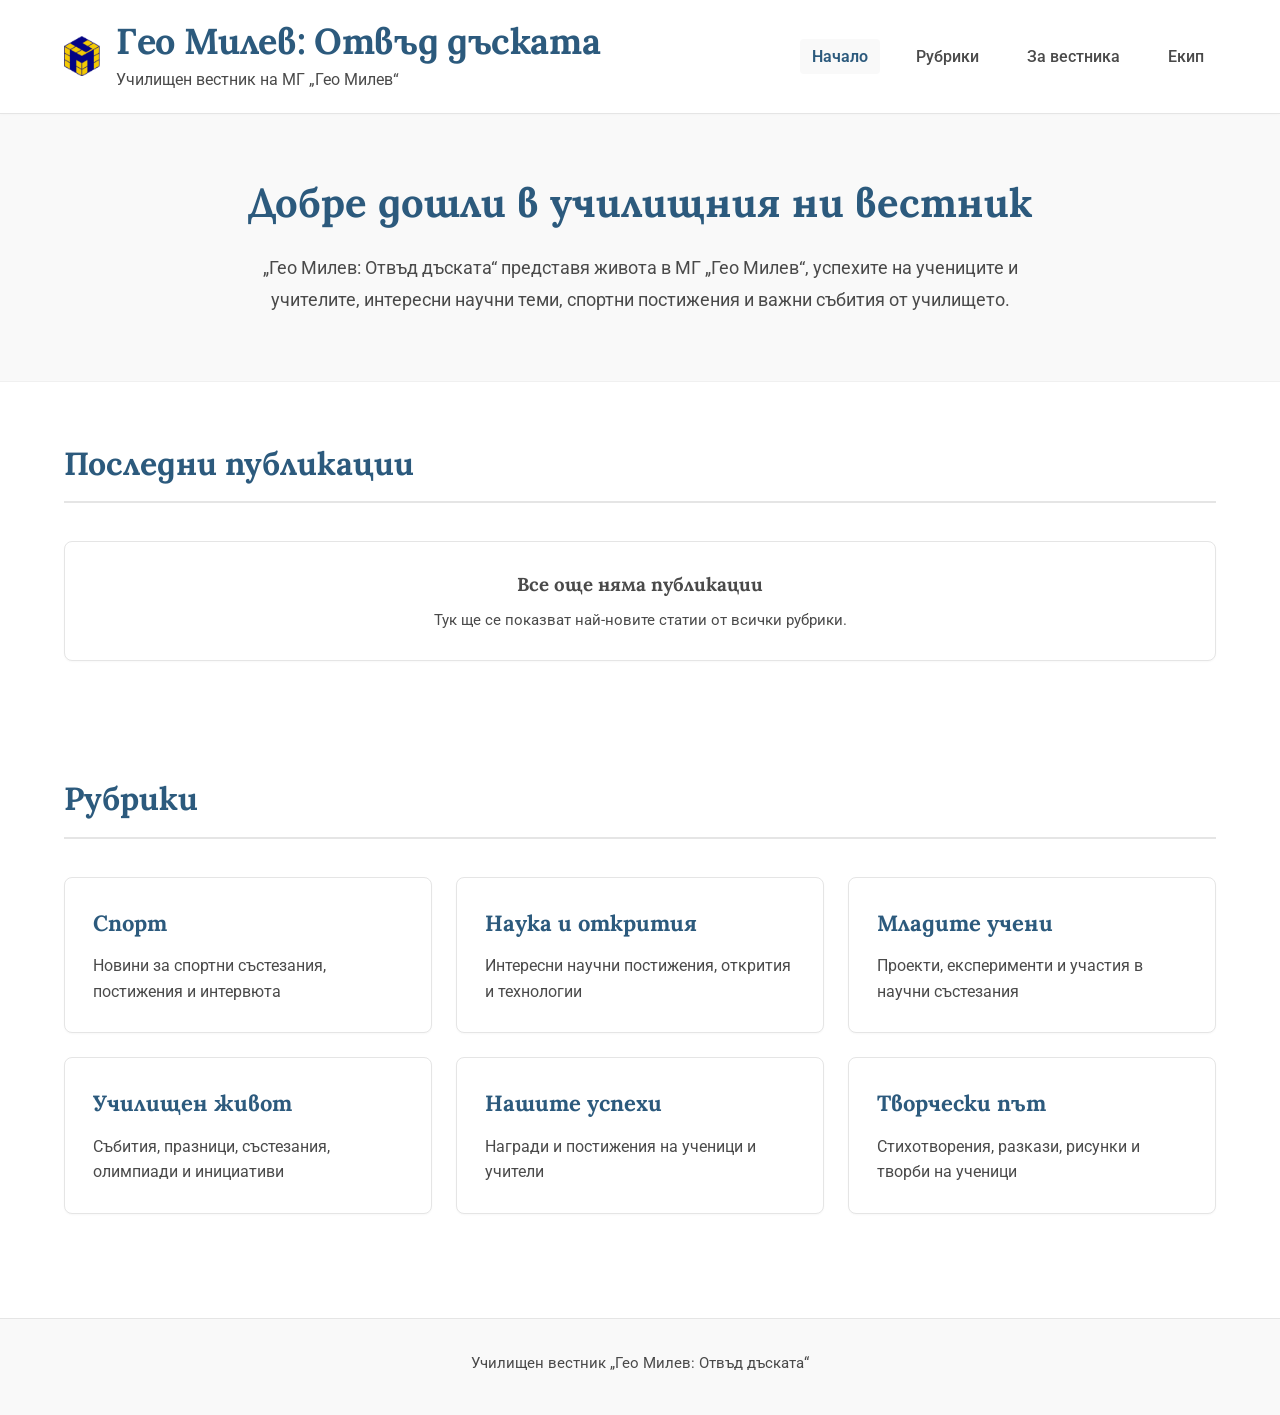
<file: index.html>
<!DOCTYPE html>
<html lang="bg">
<head>
    <meta charset="UTF-8">
    <meta name="viewport" content="width=device-width, initial-scale=1.0">
    <title>Гео Милев: Отвъд дъската</title>
    <link rel="stylesheet" href="css/style.css">
    <link rel="icon" type="image/png" href="assets/kubmg48.png">
    <link rel="preconnect" href="https://fonts.googleapis.com">
    <link rel="preconnect" href="https://fonts.gstatic.com" crossorigin>
    <link href="https://fonts.googleapis.com/css2?family=Roboto:wght@300;400;500;700&family=Lora:wght@400;500;600;700&display=swap" rel="stylesheet">
</head>
<body>
    <header class="header">
        <div class="container">
            <div class="logo-section">
                <div class="book-icon">
                    <img src="assets/kubmg48.png" alt="Емблема на МГ „Гео Милев“">
                </div>
                <div class="title-group">
                    <h1 class="site-title">Гео Милев: Отвъд дъската</h1>
                    <p class="site-subtitle">Училищен вестник на МГ „Гео Милев“</p>
                </div>
            </div>
            <nav class="main-nav">
                <ul>
                    <li><a href="./" class="active">Начало</a></li>
                    <li><a href="categories.html">Рубрики</a></li>
                    <li><a href="about/index.html">За вестника</a></li>
                    <li><a href="team/index.html">Екип</a></li>
                </ul>
            </nav>
        </div>
    </header>

    <main>
        <section class="hero">
            <div class="container">
                <div class="hero-content">
                    <h2>Добре дошли в училищния ни вестник</h2>
                    <p>„Гео Милев: Отвъд дъската“ представя живота в МГ „Гео Милев“, успехите на учениците и учителите, интересни научни теми, спортни постижения и важни събития от училището.</p>
                </div>
            </div>
        </section>

        <section class="latest-posts">
            <div class="container">
                <h2 class="section-title">Последни публикации</h2>
                <div class="posts-grid" id="latest-posts">
                    <article class="post-card empty-state">
                        <h3>Все още няма публикации</h3>
                        <p>Тук ще се показват най-новите статии от всички рубрики.</p>
                    </article>
                </div>
            </div>
        </section>

        <section class="categories-preview">
            <div class="container">
                <h2 class="section-title">Рубрики</h2>
                <div class="categories-grid">
                    <a href="categories/sport.html" class="category-card">
                        <h3>Спорт</h3>
                        <p>Новини за спортни състезания, постижения и интервюта</p>
                    </a>
                    <a href="categories/science.html" class="category-card">
                        <h3>Наука и открития</h3>
                        <p>Интересни научни постижения, открития и технологии</p>
                    </a>
                    <a href="categories/young-scientists.html" class="category-card">
                        <h3>Младите учени</h3>
                        <p>Проекти, експерименти и участия в научни състезания</p>
                    </a>
                    <a href="categories/school-life.html" class="category-card">
                        <h3>Училищен живот</h3>
                        <p>Събития, празници, състезания, олимпиади и инициативи</p>
                    </a>
                    <a href="categories/achievements.html" class="category-card">
                        <h3>Нашите успехи</h3>
                        <p>Награди и постижения на ученици и учители</p>
                    </a>
                    <a href="categories/creative.html" class="category-card">
                        <h3>Творчески път</h3>
                        <p>Стихотворения, разкази, рисунки и творби на ученици</p>
                    </a>
                </div>
            </div>
        </section>
    </main>

    <footer class="footer">
        <div class="container">
            <p>Училищен вестник „Гео Милев: Отвъд дъската“</p>
        </div>
    </footer>

    <script src="js/app.js"></script>
</body>
</html>
</file>
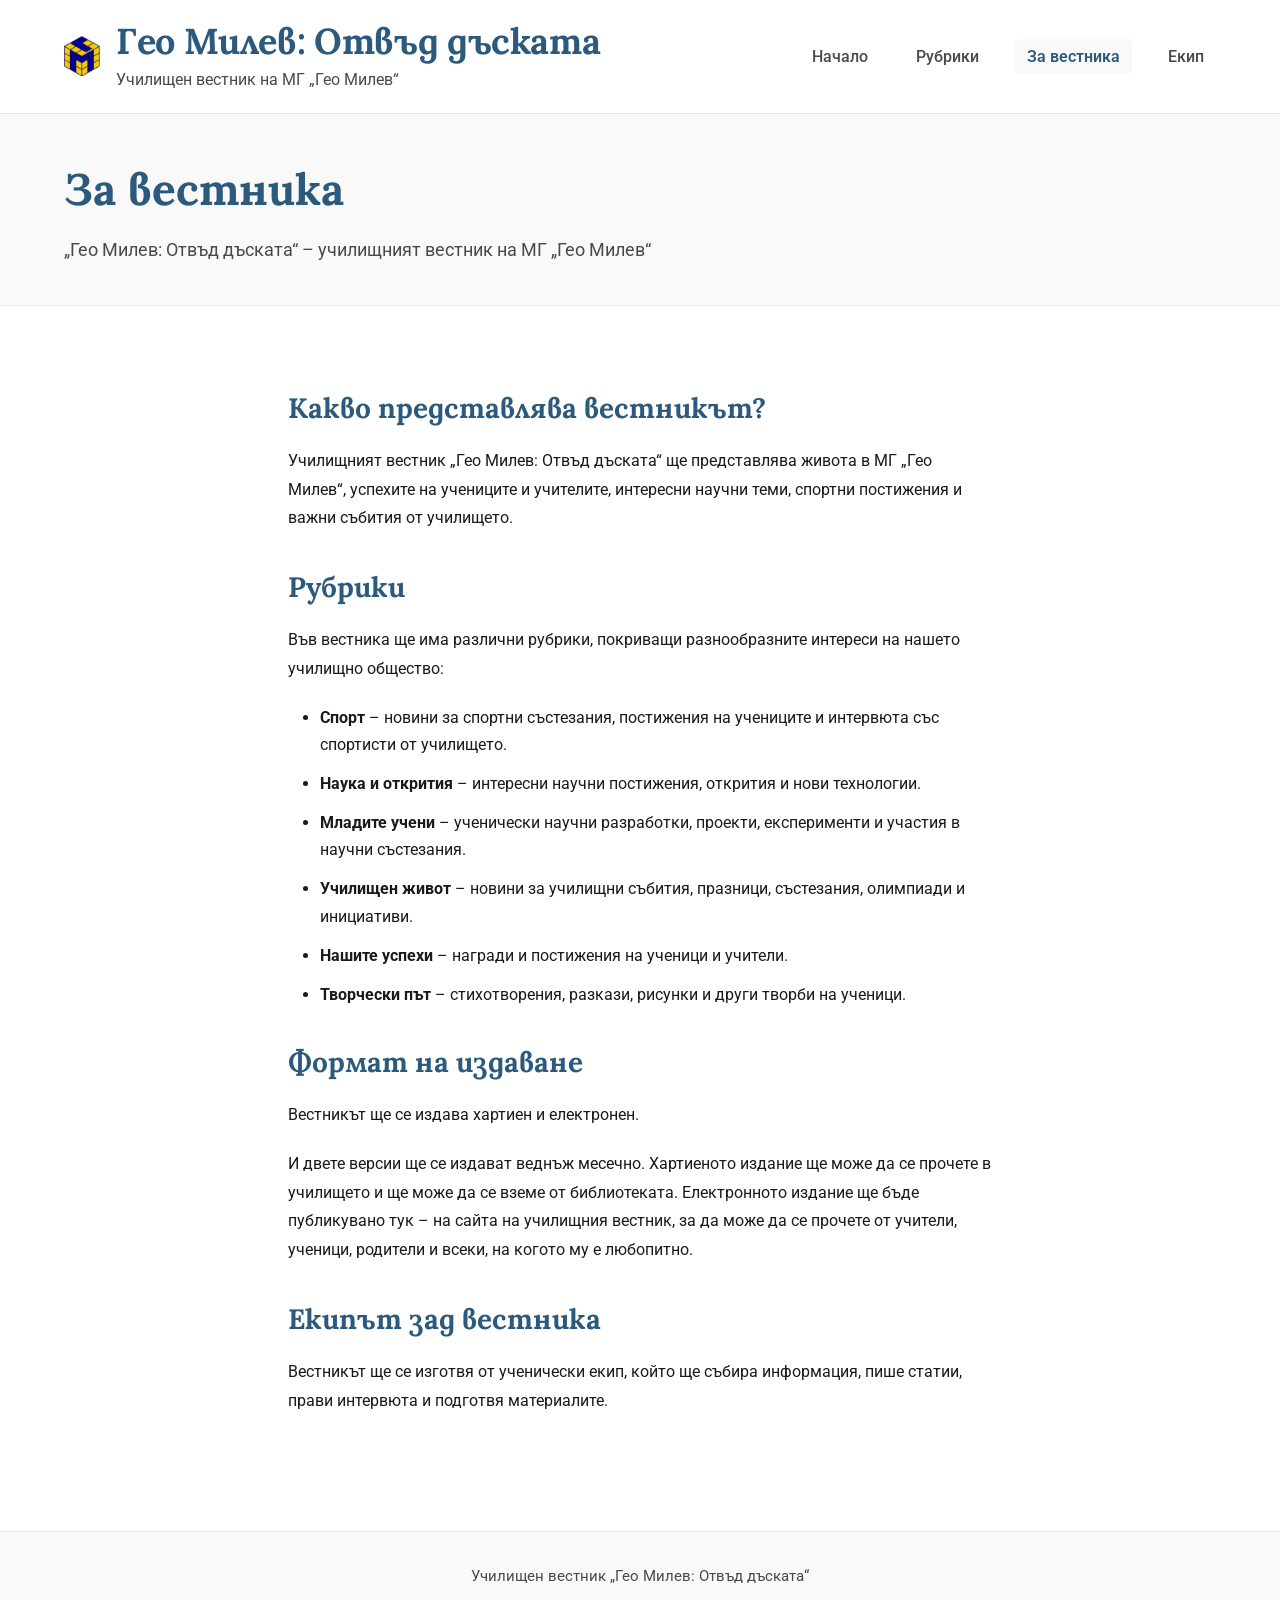
<file: about/index.html>
<!DOCTYPE html>
<html lang="bg">
<head>
    <meta charset="UTF-8">
    <meta name="viewport" content="width=device-width, initial-scale=1.0">
    <title>За вестника - Гео Милев: Отвъд дъската</title>
    <link rel="stylesheet" href="../css/style.css">
    <link rel="icon" type="image/png" href="../assets/kubmg48.png">
    <link rel="preconnect" href="https://fonts.googleapis.com">
    <link rel="preconnect" href="https://fonts.gstatic.com" crossorigin>
    <link href="https://fonts.googleapis.com/css2?family=Roboto:wght@300;400;500;700&family=Lora:wght@400;500;600;700&display=swap" rel="stylesheet">
</head>
<body>
    <header class="header">
        <div class="container">
            <div class="logo-section">
                <div class="book-icon">
                    <img src="../assets/kubmg48.png" alt="Емблема на МГ „Гео Милев“">
                </div>
                <div class="title-group">
                    <h1 class="site-title">Гео Милев: Отвъд дъската</h1>
                    <p class="site-subtitle">Училищен вестник на МГ „Гео Милев“</p>
                </div>
            </div>
            <nav class="main-nav">
                <ul>
                    <li><a href="../index.html">Начало</a></li>
                    <li><a href="../categories.html">Рубрики</a></li>
                    <li><a href="index.html" class="active">За вестника</a></li>
                    <li><a href="../team/index.html">Екип</a></li>
                </ul>
            </nav>
        </div>
    </header>

    <main>
        <section class="page-header">
            <div class="container">
                <h1>За вестника</h1>
                <p class="page-description">„Гео Милев: Отвъд дъската“ – училищният вестник на МГ „Гео Милев“</p>
            </div>
        </section>

        <section class="static-content">
            <div class="container">
                <h2>Какво представлява вестникът?</h2>
                <p>Училищният вестник „Гео Милев: Отвъд дъската“ ще представлява живота в МГ „Гео Милев“, успехите на учениците и учителите, интересни научни теми, спортни постижения и важни събития от училището.</p>

                <h2>Рубрики</h2>
                <p>Във вестника ще има различни рубрики, покриващи разнообразните интереси на нашето училищно общество:</p>
                <ul>
                    <li><strong>Спорт</strong> – новини за спортни състезания, постижения на учениците и интервюта със спортисти от училището.</li>
                    <li><strong>Наука и открития</strong> – интересни научни постижения, открития и нови технологии.</li>
                    <li><strong>Младите учени</strong> – ученически научни разработки, проекти, експерименти и участия в научни състезания.</li>
                    <li><strong>Училищен живот</strong> – новини за училищни събития, празници, състезания, олимпиади и инициативи.</li>
                    <li><strong>Нашите успехи</strong> – награди и постижения на ученици и учители.</li>
                    <li><strong>Творчески път</strong> – стихотворения, разкази, рисунки и други творби на ученици.</li>
                </ul>

                <h2>Формат на издаване</h2>
                <p>Вестникът ще се издава хартиен и електронен.</p>
                <p>И двете версии ще се издават веднъж месечно. Хартиеното издание ще може да се прочете в училището и ще може да се вземе от библиотеката. Електронното издание ще бъде публикувано тук – на сайта на училищния вестник, за да може да се прочете от учители, ученици, родители и всеки, на когото му е любопитно.</p>

                <h2>Екипът зад вестника</h2>
                <p>Вестникът ще се изготвя от ученически екип, който ще събира информация, пише статии, прави интервюта и подготвя материалите.</p>
            </div>
        </section>
    </main>

    <footer class="footer">
        <div class="container">
            <p>Училищен вестник „Гео Милев: Отвъд дъската“</p>
        </div>
    </footer>
</body>
</html>
</file>
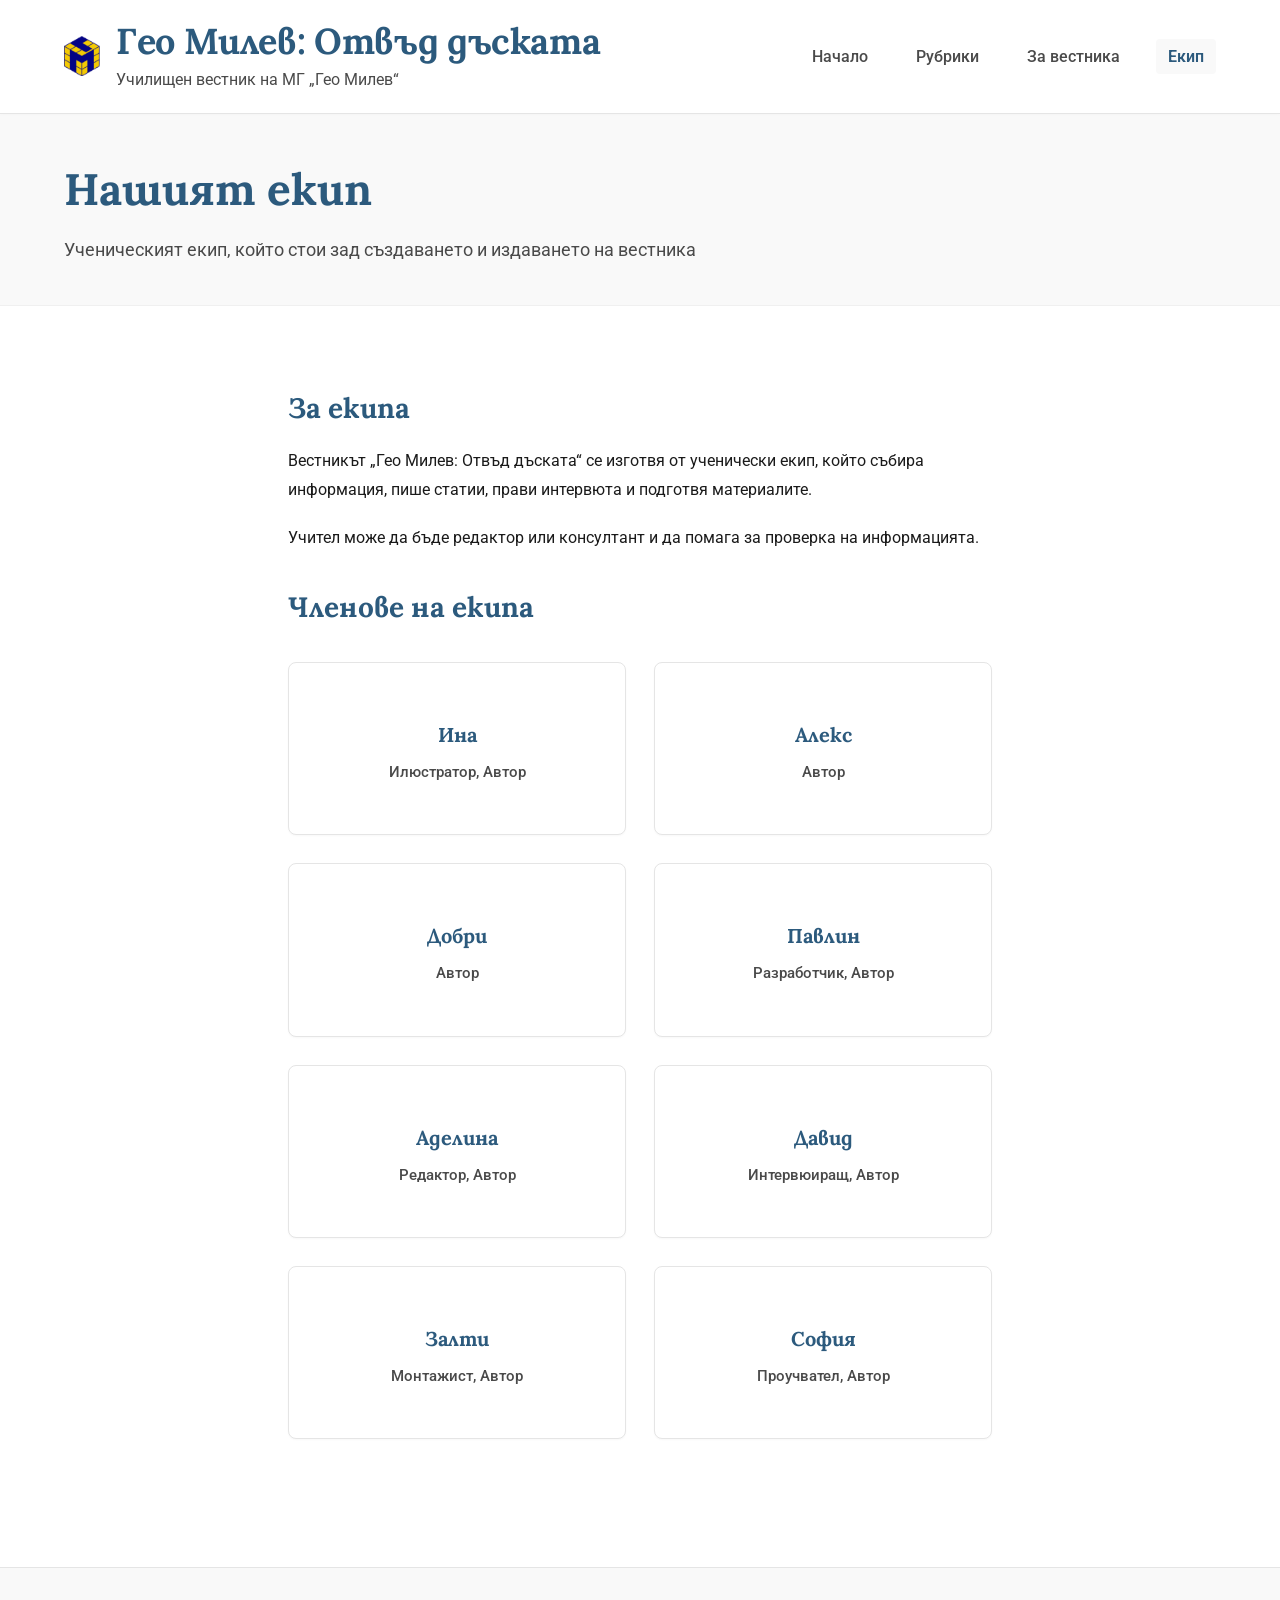
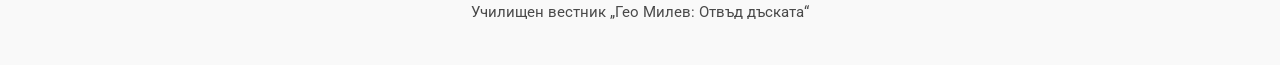
<file: team/index.html>
<!DOCTYPE html>
<html lang="bg">
<head>
    <meta charset="UTF-8">
    <meta name="viewport" content="width=device-width, initial-scale=1.0">
    <title>Екип - Гео Милев: Отвъд дъската</title>
    <link rel="stylesheet" href="../css/style.css">
    <link rel="icon" type="image/png" href="../assets/kubmg48.png">
    <link rel="preconnect" href="https://fonts.googleapis.com">
    <link rel="preconnect" href="https://fonts.gstatic.com" crossorigin>
    <link href="https://fonts.googleapis.com/css2?family=Roboto:wght@300;400;500;700&family=Lora:wght@400;500;600;700&display=swap" rel="stylesheet">
</head>
<body>
    <header class="header">
        <div class="container">
            <div class="logo-section">
                <div class="book-icon">
                    <img src="../assets/kubmg48.png" alt="Емблема на МГ „Гео Милев“">
                </div>
                <div class="title-group">
                    <h1 class="site-title">Гео Милев: Отвъд дъската</h1>
                    <p class="site-subtitle">Училищен вестник на МГ „Гео Милев“</p>
                </div>
            </div>
            <nav class="main-nav">
                <ul>
                    <li><a href="../index.html">Начало</a></li>
                    <li><a href="../categories.html">Рубрики</a></li>
                    <li><a href="../about/index.html">За вестника</a></li>
                    <li><a href="index.html" class="active">Екип</a></li>
                </ul>
            </nav>
        </div>
    </header>

    <main>
        <section class="page-header">
            <div class="container">
                <h1>Нашият екип</h1>
                <p class="page-description">Ученическият екип, който стои зад създаването и издаването на вестника</p>
            </div>
        </section>

        <section class="static-content">
            <div class="container">
                <h2>За екипа</h2>
                <p>Вестникът „Гео Милев: Отвъд дъската“ се изготвя от ученически екип, който събира информация, пише статии, прави интервюта и подготвя материалите.</p>
                
                <p>Учител може да бъде редактор или консултант и да помага за проверка на информацията.</p>

                <h2>Членове на екипа</h2>
                <div class="team-grid" id="team-members"></div>
            </div>
        </section>
    </main>

    <footer class="footer">
        <div class="container">
            <p>Училищен вестник „Гео Милев: Отвъд дъската“</p>
        </div>
    </footer>
    <script src="../js/app.js"></script>
</body>
</html>
</file>
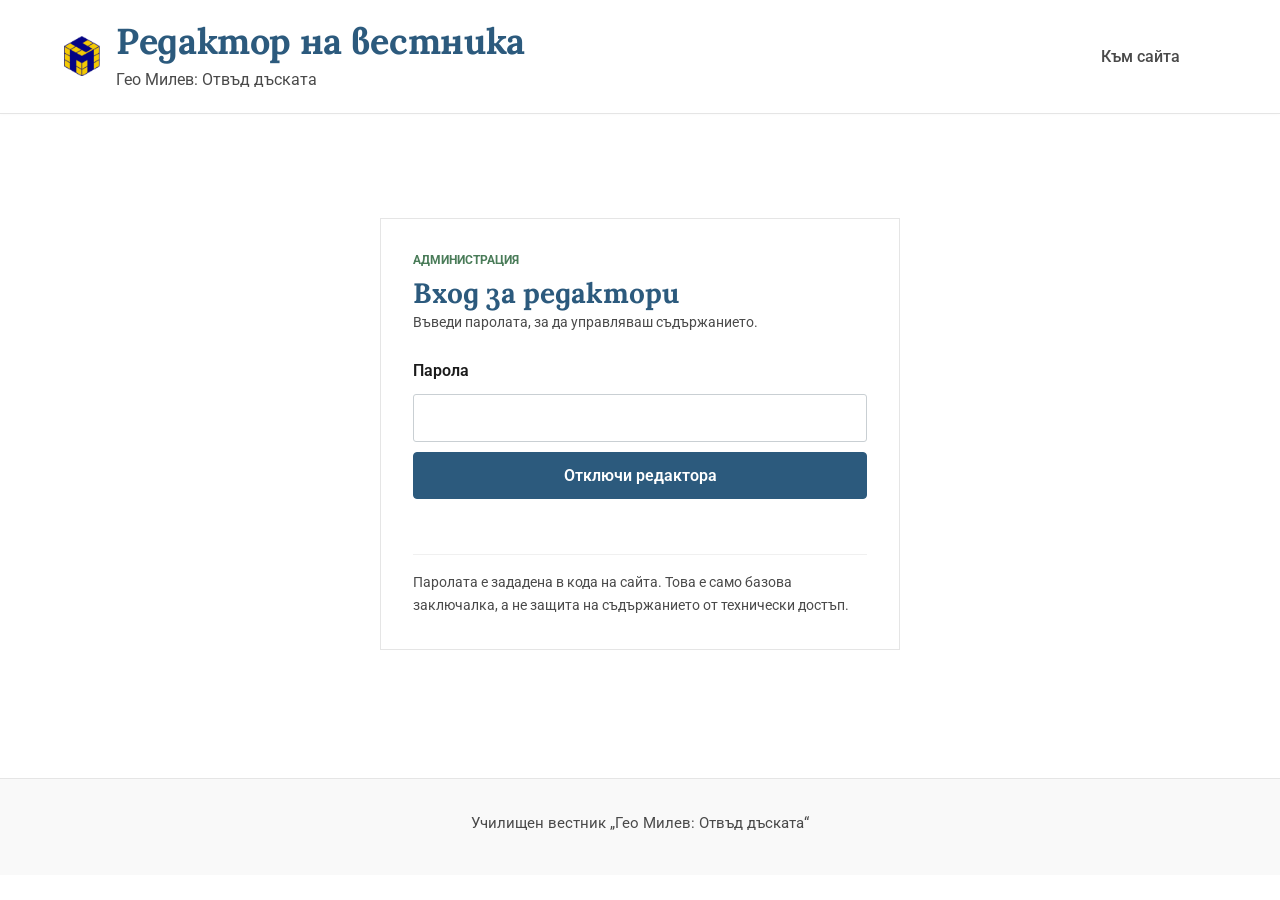
<file: admin.html>
<!DOCTYPE html>
<html lang="bg">
<head>
    <meta charset="UTF-8">
    <meta name="viewport" content="width=device-width, initial-scale=1.0">
    <title>Редактор - Гео Милев: Отвъд дъската</title>
    <link rel="stylesheet" href="css/style.css">
    <link rel="icon" type="image/png" href="assets/kubmg48.png">
    <link rel="preconnect" href="https://fonts.googleapis.com">
    <link rel="preconnect" href="https://fonts.gstatic.com" crossorigin>
    <link href="https://fonts.googleapis.com/css2?family=Roboto:wght@300;400;500;700&family=Lora:wght@400;500;600;700&display=swap" rel="stylesheet">
</head>
<body class="admin-page">
    <header class="header">
        <div class="container">
            <div class="logo-section">
                <div class="book-icon" aria-hidden="true">
                    <img src="assets/kubmg48.png" alt="Емблема на МГ „Гео Милев“">
                </div>
                <div class="title-group">
                    <h1 class="site-title">Редактор на вестника</h1>
                    <p class="site-subtitle">Гео Милев: Отвъд дъската</p>
                </div>
            </div>
            <nav class="main-nav" aria-label="Основна навигация"><ul><li><a href="index.html">Към сайта</a></li><li><button id="lock-button" class="text-button" type="button" hidden>Заключи</button></li></ul></nav>
        </div>
    </header>

    <main class="admin-main container">
        <section id="auth-panel" class="admin-auth" aria-labelledby="auth-title">
            <p class="eyebrow">Администрация</p>
            <h2 id="auth-title">Вход за редактори</h2>
            <p id="auth-description" class="form-note">Въведи паролата, за да управляваш съдържанието.</p>
            <form id="auth-form" class="admin-form">
                <label for="admin-password">Парола</label>
                <input id="admin-password" type="password" autocomplete="current-password" required>
                <button class="button button-primary" id="auth-submit" type="submit">Отключи редактора</button>
                <p id="auth-message" class="form-message" role="status"></p>
            </form>
            <p class="form-note security-note">Паролата е зададена в кода на сайта. Това е само базова заключалка, а не защита на съдържанието от технически достъп.</p>
        </section>

        <div id="admin-workspace" hidden>
            <section class="admin-heading">
                <div><p class="eyebrow">Редакционна система</p><h2>Съдържание</h2><p class="form-note">Записвай директно в GitHub, за да публикуваш промените за всички посетители.</p></div>
                <div class="admin-actions">
                    <button class="button button-secondary" id="backup-button" type="button">Резервно копие JSON</button>
                    <label class="button button-secondary file-button" for="import-file">Импортирай JSON</label>
                    <input id="import-file" type="file" accept="application/json,.json" hidden>
                </div>
            </section>
            <section class="github-publish" aria-labelledby="github-publish-title">
                <label id="github-publish-title" for="github-token">Свържи редактора с GitHub</label>
                <input id="github-token" type="password" autocomplete="off" spellcheck="false" placeholder="github_pat_...">
                <button class="button button-primary" id="connect-github-button" type="button">Свържи и зареди</button>
                <p class="form-note">Създай <a href="https://github.com/settings/personal-access-tokens/new" target="_blank" rel="noopener">Fine-grained token</a> само за itzVexlen/proekt-po-bel с достъп Contents: Read and write. След свързването всеки запис качва отделен JSON файл с името на публикацията или члена и commit-ва файла и индекса в GitHub. Token-ът остава само в паметта на тази отворена страница.</p>
            </section>
            <p id="save-message" class="form-message" role="status"></p>

            <section class="admin-section" aria-labelledby="post-form-title">
                <div class="admin-section-heading"><div><p class="eyebrow">Публикации</p><h2 id="post-form-title">Нова статия</h2></div></div>
                <form id="post-form" class="admin-form editor-form">
                    <input id="post-id" type="hidden">
                    <label for="post-title">Заглавие</label><input id="post-title" name="title" required maxlength="140">
                    <div class="form-row">
                        <div><label for="post-category">Рубрика</label><select id="post-category" required><option value="sport">Спорт</option><option value="science">Наука и открития</option><option value="young-scientists">Младите учени</option><option value="school-life">Училищен живот</option><option value="achievements">Нашите успехи</option><option value="creative">Творчески път</option></select></div>
                        <div><label for="post-date">Дата</label><input id="post-date" type="date" required></div>
                        <div><label for="post-author">Автор</label><input id="post-author" maxlength="80"></div>
                    </div>
                    <label for="post-excerpt">Кратко описание</label><textarea id="post-excerpt" rows="2" maxlength="280" required></textarea>
                    <label for="post-content">Текст на статията</label><textarea id="post-content" rows="10" required placeholder="Нов абзац: остави празен ред."></textarea>
                    <div class="form-row image-fields">
                        <div><label for="post-image">Водеща снимка</label><input id="post-image" type="file" accept="image/png,image/jpeg,image/webp,image/gif"><small>До 700 KB. Ще се показва над текста.</small></div>
                        <div><label for="post-image-caption">Надпис под снимката</label><input id="post-image-caption" maxlength="180"></div>
                    </div>
                    <div id="post-image-preview" class="image-preview" hidden></div>
                    <label class="check-row"><input id="remove-post-image" type="checkbox"> Премахни текущата снимка</label>
                    <div class="form-actions"><button class="button button-primary" type="submit">Запази статията</button><button class="button button-secondary" id="cancel-post-edit" type="button" hidden>Отказ</button></div>
                    <p id="post-message" class="form-message" role="status"></p>
                </form>
                <div class="admin-list-heading"><h3>Записани статии</h3><span id="post-count" class="count-label"></span></div>
                <div id="post-list" class="admin-list"></div>
            </section>

            <section class="admin-section" aria-labelledby="team-form-title">
                <div class="admin-section-heading"><div><p class="eyebrow">Хората зад вестника</p><h2 id="team-form-title">Добави член на екипа</h2></div></div>
                <form id="team-form" class="admin-form editor-form">
                    <input id="team-id" type="hidden">
                    <div class="form-row"><div><label for="team-name">Име</label><input id="team-name" required maxlength="100"></div><div><label for="team-role">Роля</label><input id="team-role" required maxlength="100" placeholder="Редактор, журналист..."></div></div>
                    <label for="team-description">Кратко представяне</label><textarea id="team-description" rows="3" maxlength="400"></textarea>
                    <div class="form-actions"><button class="button button-primary" type="submit">Запази члена</button><button class="button button-secondary" id="cancel-team-edit" type="button" hidden>Отказ</button></div>
                    <p id="team-message" class="form-message" role="status"></p>
                </form>
                <div class="admin-list-heading"><h3>Записани членове</h3><span id="team-count" class="count-label"></span></div>
                <div id="team-list" class="admin-list"></div>
            </section>
        </div>
    </main>

    <footer class="footer"><div class="container"><p>Училищен вестник „Гео Милев: Отвъд дъската“</p></div></footer>
    <script src="js/admin.js"></script>
</body>
</html>
</file>
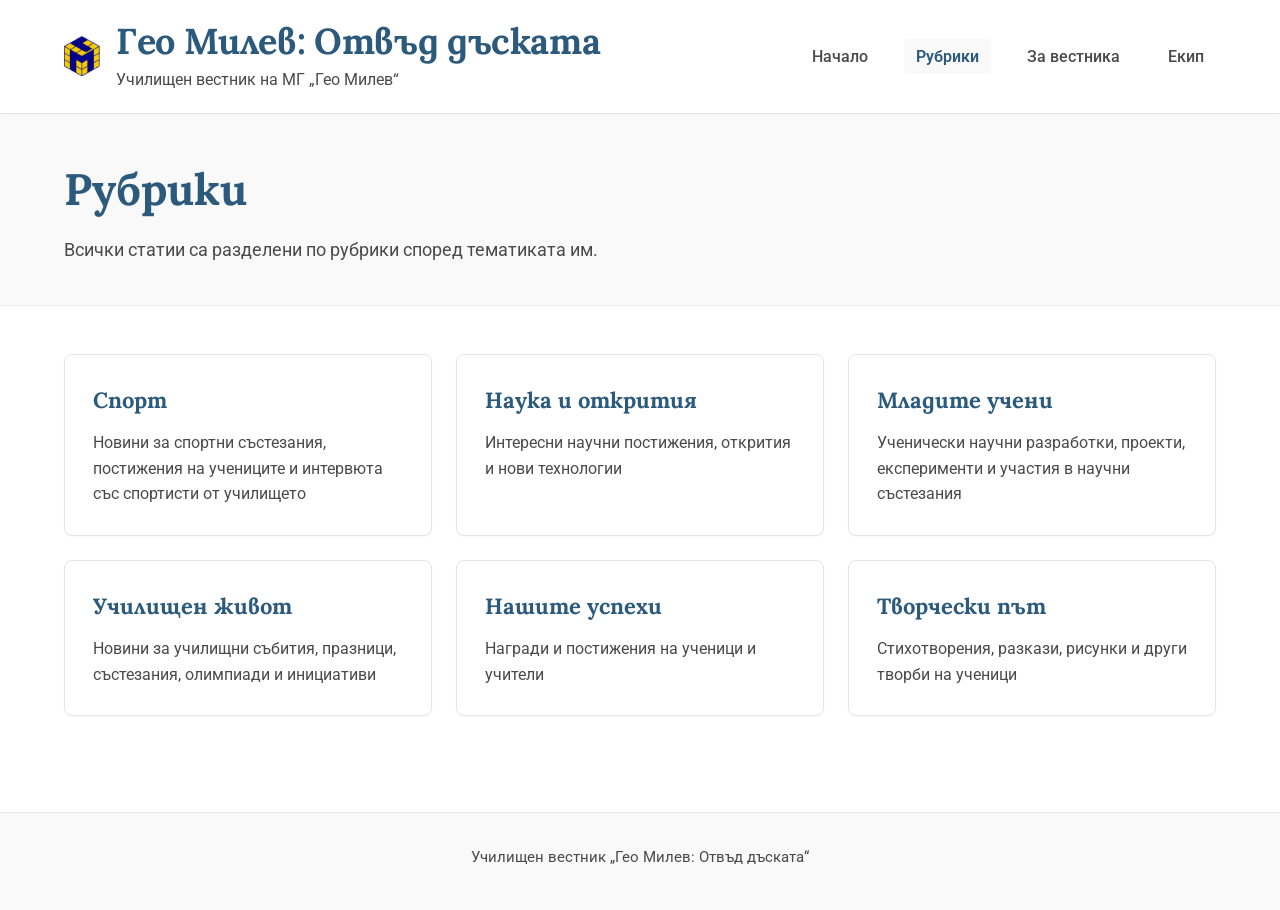
<file: categories.html>
<!DOCTYPE html>
<html lang="bg">
<head>
    <meta charset="UTF-8">
    <meta name="viewport" content="width=device-width, initial-scale=1.0">
    <title>Рубрики - Гео Милев: Отвъд дъската</title>
    <link rel="stylesheet" href="css/style.css">
    <link rel="icon" type="image/png" href="assets/kubmg48.png">
    <link rel="preconnect" href="https://fonts.googleapis.com">
    <link rel="preconnect" href="https://fonts.gstatic.com" crossorigin>
    <link href="https://fonts.googleapis.com/css2?family=Roboto:wght@300;400;500;700&family=Lora:wght@400;500;600;700&display=swap" rel="stylesheet">
</head>
<body>
    <header class="header">
        <div class="container">
            <div class="logo-section">
                <div class="book-icon">
                    <img src="assets/kubmg48.png" alt="Емблема на МГ „Гео Милев“">
                </div>
                <div class="title-group">
                    <h1 class="site-title">Гео Милев: Отвъд дъската</h1>
                    <p class="site-subtitle">Училищен вестник на МГ „Гео Милев“</p>
                </div>
            </div>
            <nav class="main-nav">
                <ul>
                    <li><a href="index.html">Начало</a></li>
                    <li><a href="categories.html" class="active">Рубрики</a></li>
                    <li><a href="about/index.html">За вестника</a></li>
                    <li><a href="team/index.html">Екип</a></li>
                </ul>
            </nav>
        </div>
    </header>

    <main>
        <section class="page-header">
            <div class="container">
                <h1>Рубрики</h1>
                <p class="page-description">Всички статии са разделени по рубрики според тематиката им.</p>
            </div>
        </section>

        <section class="content-section">
            <div class="container">
                <div class="categories-grid">
                    <a href="categories/sport.html" class="category-card">
                        <h3>Спорт</h3>
                        <p>Новини за спортни състезания, постижения на учениците и интервюта със спортисти от училището</p>
                    </a>
                    <a href="categories/science.html" class="category-card">
                        <h3>Наука и открития</h3>
                        <p>Интересни научни постижения, открития и нови технологии</p>
                    </a>
                    <a href="categories/young-scientists.html" class="category-card">
                        <h3>Младите учени</h3>
                        <p>Ученически научни разработки, проекти, експерименти и участия в научни състезания</p>
                    </a>
                    <a href="categories/school-life.html" class="category-card">
                        <h3>Училищен живот</h3>
                        <p>Новини за училищни събития, празници, състезания, олимпиади и инициативи</p>
                    </a>
                    <a href="categories/achievements.html" class="category-card">
                        <h3>Нашите успехи</h3>
                        <p>Награди и постижения на ученици и учители</p>
                    </a>
                    <a href="categories/creative.html" class="category-card">
                        <h3>Творчески път</h3>
                        <p>Стихотворения, разкази, рисунки и други творби на ученици</p>
                    </a>
                </div>
            </div>
        </section>
    </main>

    <footer class="footer">
        <div class="container">
            <p>Училищен вестник „Гео Милев: Отвъд дъската“</p>
        </div>
    </footer>
</body>
</html>
</file>
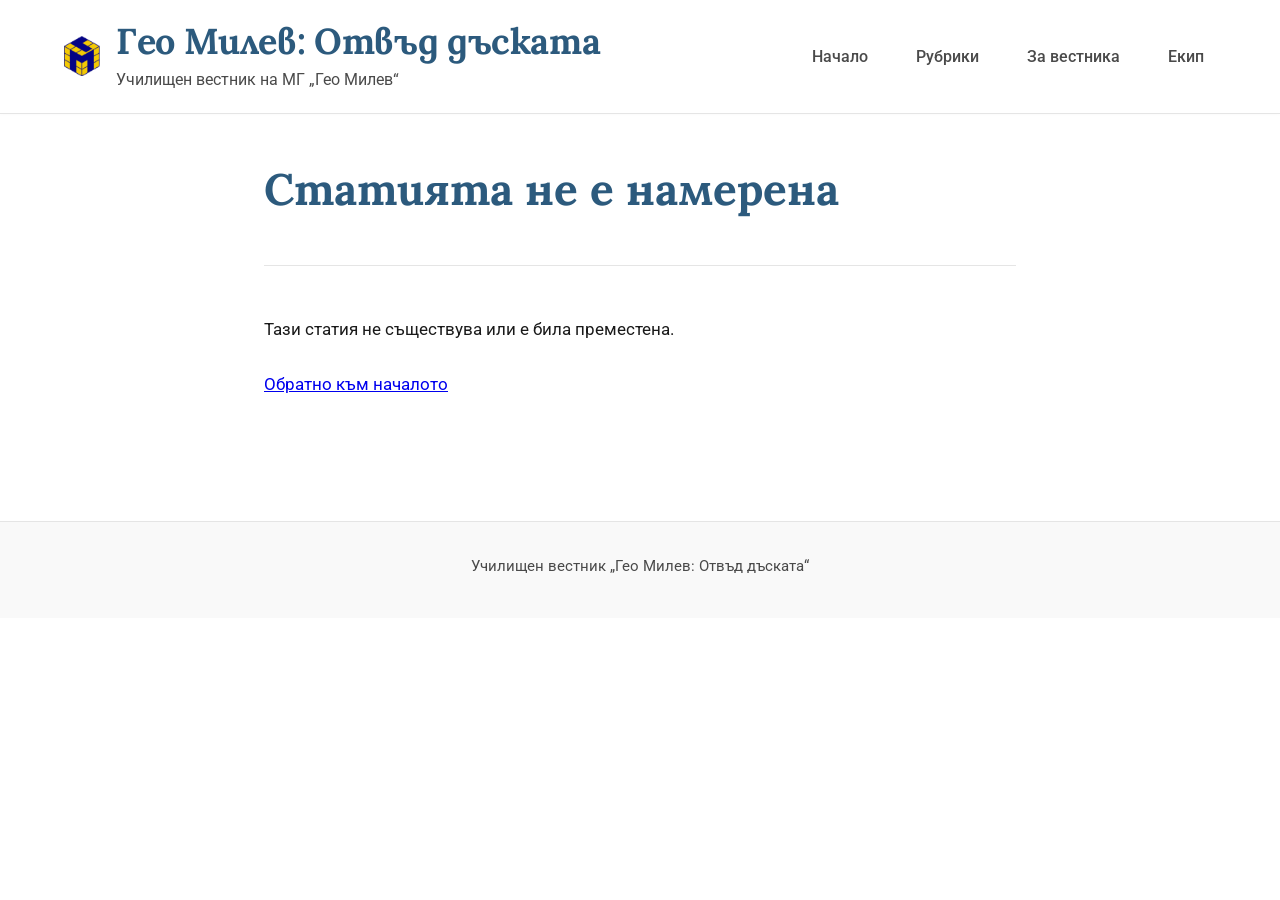
<file: post.html>
<!DOCTYPE html>
<html lang="bg">
<head>
    <meta charset="UTF-8">
    <meta name="viewport" content="width=device-width, initial-scale=1.0">
    <title>Публикация - Гео Милев: Отвъд дъската</title>
    <link rel="stylesheet" href="css/style.css">
    <link rel="icon" type="image/png" href="assets/kubmg48.png">
    <link rel="preconnect" href="https://fonts.googleapis.com">
    <link rel="preconnect" href="https://fonts.gstatic.com" crossorigin>
    <link href="https://fonts.googleapis.com/css2?family=Roboto:wght@300;400;500;700&family=Lora:wght@400;500;600;700&display=swap" rel="stylesheet">
</head>
<body>
    <header class="header">
        <div class="container">
            <div class="logo-section">
                <div class="book-icon">
                    <img src="assets/kubmg48.png" alt="Емблема на МГ „Гео Милев“">
                </div>
                <div class="title-group">
                    <h1 class="site-title">Гео Милев: Отвъд дъската</h1>
                    <p class="site-subtitle">Училищен вестник на МГ „Гео Милев“</p>
                </div>
            </div>
            <nav class="main-nav">
                <ul>
                    <li><a href="index.html">Начало</a></li>
                    <li><a href="categories.html">Рубрики</a></li>
                    <li><a href="about/index.html">За вестника</a></li>
                    <li><a href="team/index.html">Екип</a></li>
                </ul>
            </nav>
        </div>
    </header>

    <main>
        <article class="article" id="post-content">
            <!-- Post content will be rendered by JavaScript -->
        </article>
    </main>

    <footer class="footer">
        <div class="container">
            <p>Училищен вестник „Гео Милев: Отвъд дъската“</p>
        </div>
    </footer>

    <script src="js/app.js"></script>
</body>
</html>
</file>
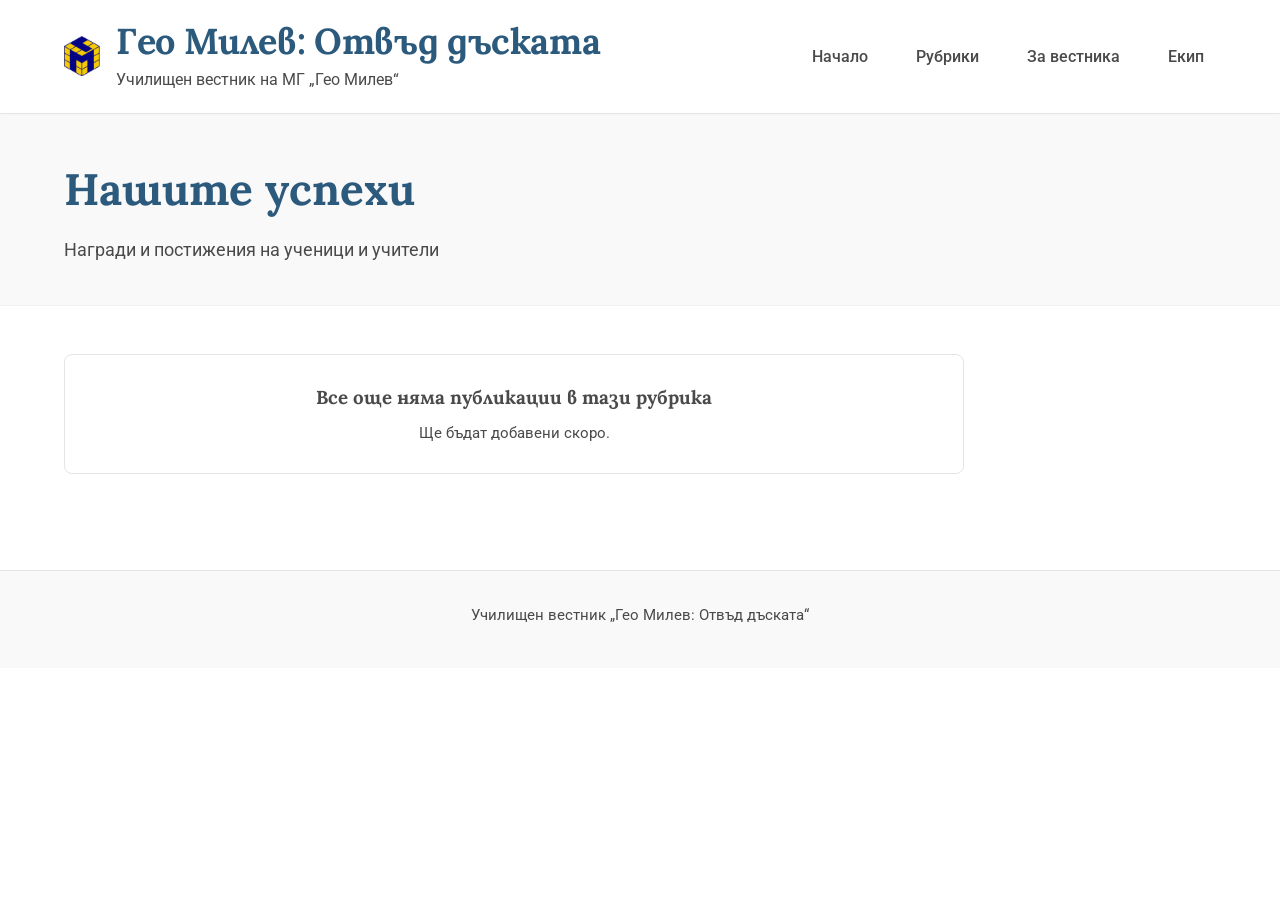
<file: categories/achievements.html>
<!DOCTYPE html>
<html lang="bg">
<head>
    <meta charset="UTF-8">
    <meta name="viewport" content="width=device-width, initial-scale=1.0">
    <title>Нашите успехи - Гео Милев: Отвъд дъската</title>
    <link rel="stylesheet" href="../css/style.css">
    <link rel="icon" type="image/png" href="../assets/kubmg48.png">
    <link rel="preconnect" href="https://fonts.googleapis.com">
    <link rel="preconnect" href="https://fonts.gstatic.com" crossorigin>
    <link href="https://fonts.googleapis.com/css2?family=Roboto:wght@300;400;500;700&family=Lora:wght@400;500;600;700&display=swap" rel="stylesheet">
</head>
<body>
    <header class="header">
        <div class="container">
            <div class="logo-section">
                <div class="book-icon">
                    <img src="../assets/kubmg48.png" alt="Емблема на МГ „Гео Милев“">
                </div>
                <div class="title-group">
                    <h1 class="site-title">Гео Милев: Отвъд дъската</h1>
                    <p class="site-subtitle">Училищен вестник на МГ „Гео Милев“</p>
                </div>
            </div>
            <nav class="main-nav">
                <ul>
                    <li><a href="../index.html">Начало</a></li>
                    <li><a href="../categories.html">Рубрики</a></li>
                    <li><a href="../about/index.html">За вестника</a></li>
                    <li><a href="../team/index.html">Екип</a></li>
                </ul>
            </nav>
        </div>
    </header>

    <main>
        <section class="page-header">
            <div class="container">
                <h1>Нашите успехи</h1>
                <p class="page-description">Награди и постижения на ученици и учители</p>
            </div>
        </section>

        <section class="content-section">
            <div class="container">
                <div class="article-list" id="category-posts">
                    <article class="article-item empty-state">
                        <h3>Все още няма публикации в тази рубрика</h3>
                        <p>Ще бъдат добавени скоро.</p>
                    </article>
                </div>
            </div>
        </section>
    </main>

    <footer class="footer">
        <div class="container">
            <p>Училищен вестник „Гео Милев: Отвъд дъската“</p>
        </div>
    </footer>

    <script src="../js/app.js"></script>
</body>
</html>
</file>
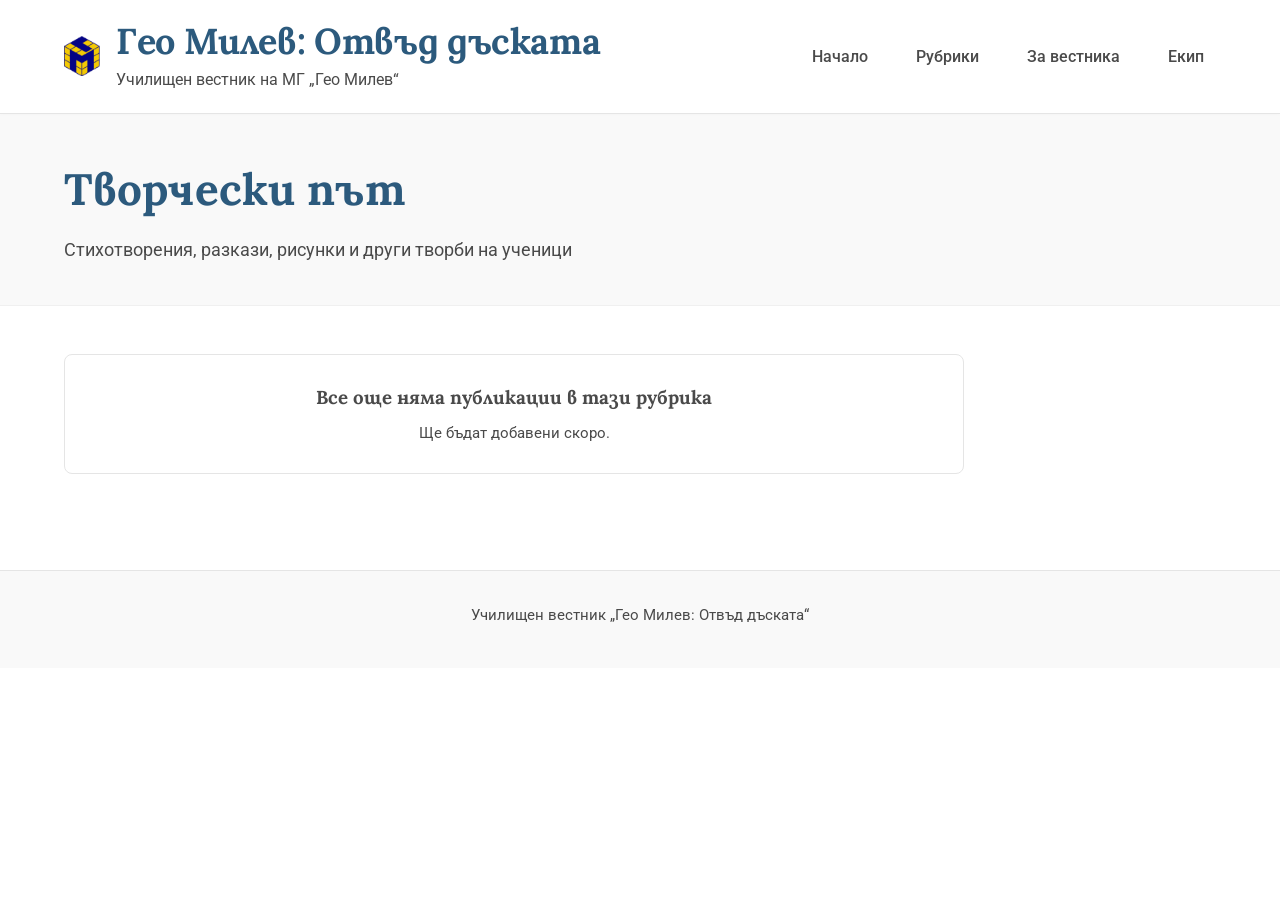
<file: categories/creative.html>
<!DOCTYPE html>
<html lang="bg">
<head>
    <meta charset="UTF-8">
    <meta name="viewport" content="width=device-width, initial-scale=1.0">
    <title>Творчески път - Гео Милев: Отвъд дъската</title>
    <link rel="stylesheet" href="../css/style.css">
    <link rel="icon" type="image/png" href="../assets/kubmg48.png">
    <link rel="preconnect" href="https://fonts.googleapis.com">
    <link rel="preconnect" href="https://fonts.gstatic.com" crossorigin>
    <link href="https://fonts.googleapis.com/css2?family=Roboto:wght@300;400;500;700&family=Lora:wght@400;500;600;700&display=swap" rel="stylesheet">
</head>
<body>
    <header class="header">
        <div class="container">
            <div class="logo-section">
                <div class="book-icon">
                    <img src="../assets/kubmg48.png" alt="Емблема на МГ „Гео Милев“">
                </div>
                <div class="title-group">
                    <h1 class="site-title">Гео Милев: Отвъд дъската</h1>
                    <p class="site-subtitle">Училищен вестник на МГ „Гео Милев“</p>
                </div>
            </div>
            <nav class="main-nav">
                <ul>
                    <li><a href="../index.html">Начало</a></li>
                    <li><a href="../categories.html">Рубрики</a></li>
                    <li><a href="../about/index.html">За вестника</a></li>
                    <li><a href="../team/index.html">Екип</a></li>
                </ul>
            </nav>
        </div>
    </header>

    <main>
        <section class="page-header">
            <div class="container">
                <h1>Творчески път</h1>
                <p class="page-description">Стихотворения, разкази, рисунки и други творби на ученици</p>
            </div>
        </section>

        <section class="content-section">
            <div class="container">
                <div class="article-list" id="category-posts">
                    <article class="article-item empty-state">
                        <h3>Все още няма публикации в тази рубрика</h3>
                        <p>Ще бъдат добавени скоро.</p>
                    </article>
                </div>
            </div>
        </section>
    </main>

    <footer class="footer">
        <div class="container">
            <p>Училищен вестник „Гео Милев: Отвъд дъската“</p>
        </div>
    </footer>

    <script src="../js/app.js"></script>
</body>
</html>
</file>
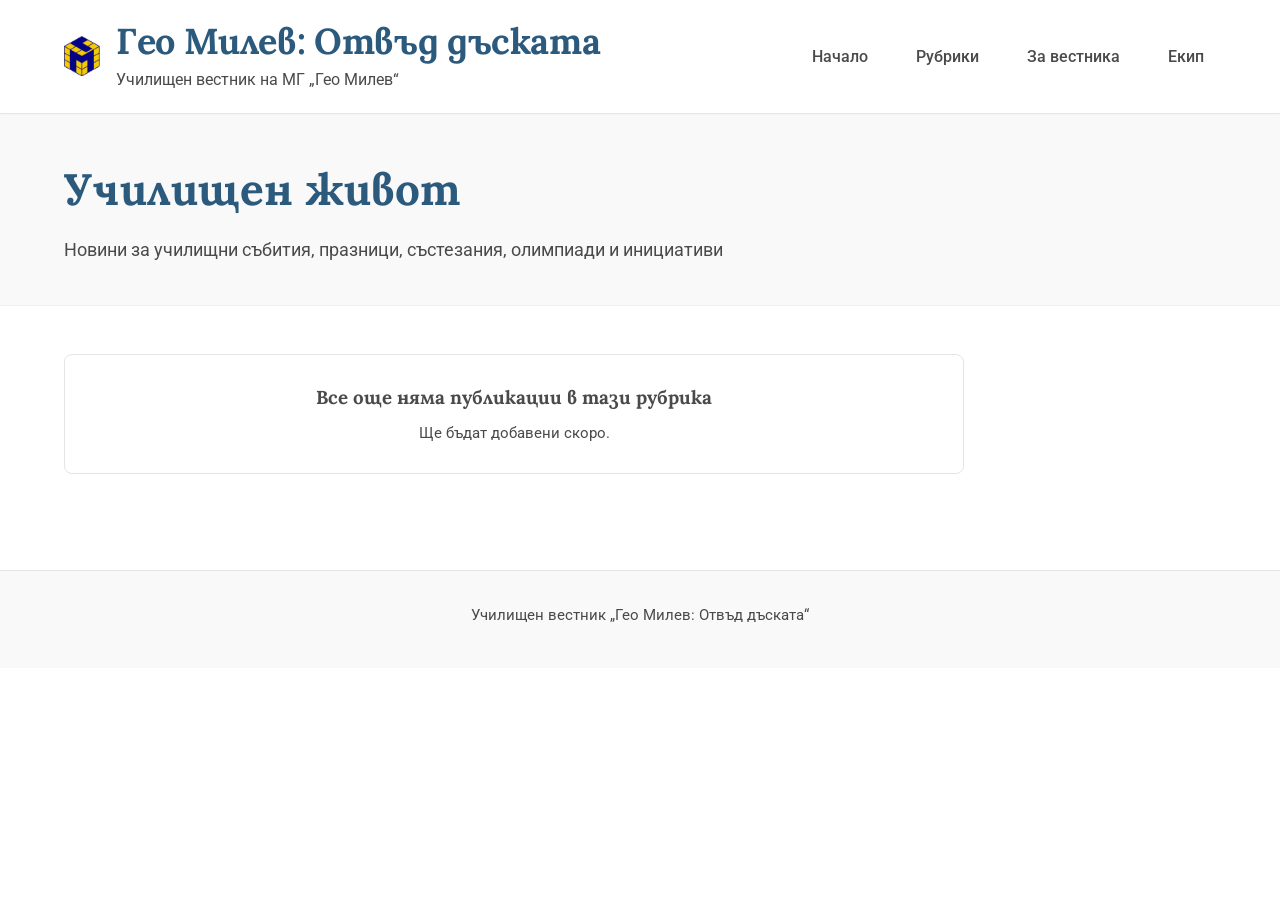
<file: categories/school-life.html>
<!DOCTYPE html>
<html lang="bg">
<head>
    <meta charset="UTF-8">
    <meta name="viewport" content="width=device-width, initial-scale=1.0">
    <title>Училищен живот - Гео Милев: Отвъд дъската</title>
    <link rel="stylesheet" href="../css/style.css">
    <link rel="icon" type="image/png" href="../assets/kubmg48.png">
    <link rel="preconnect" href="https://fonts.googleapis.com">
    <link rel="preconnect" href="https://fonts.gstatic.com" crossorigin>
    <link href="https://fonts.googleapis.com/css2?family=Roboto:wght@300;400;500;700&family=Lora:wght@400;500;600;700&display=swap" rel="stylesheet">
</head>
<body>
    <header class="header">
        <div class="container">
            <div class="logo-section">
                <div class="book-icon">
                    <img src="../assets/kubmg48.png" alt="Емблема на МГ „Гео Милев“">
                </div>
                <div class="title-group">
                    <h1 class="site-title">Гео Милев: Отвъд дъската</h1>
                    <p class="site-subtitle">Училищен вестник на МГ „Гео Милев“</p>
                </div>
            </div>
            <nav class="main-nav">
                <ul>
                    <li><a href="../index.html">Начало</a></li>
                    <li><a href="../categories.html">Рубрики</a></li>
                    <li><a href="../about/index.html">За вестника</a></li>
                    <li><a href="../team/index.html">Екип</a></li>
                </ul>
            </nav>
        </div>
    </header>

    <main>
        <section class="page-header">
            <div class="container">
                <h1>Училищен живот</h1>
                <p class="page-description">Новини за училищни събития, празници, състезания, олимпиади и инициативи</p>
            </div>
        </section>

        <section class="content-section">
            <div class="container">
                <div class="article-list" id="category-posts">
                    <article class="article-item empty-state">
                        <h3>Все още няма публикации в тази рубрика</h3>
                        <p>Ще бъдат добавени скоро.</p>
                    </article>
                </div>
            </div>
        </section>
    </main>

    <footer class="footer">
        <div class="container">
            <p>Училищен вестник „Гео Милев: Отвъд дъската“</p>
        </div>
    </footer>

    <script src="../js/app.js"></script>
</body>
</html>
</file>
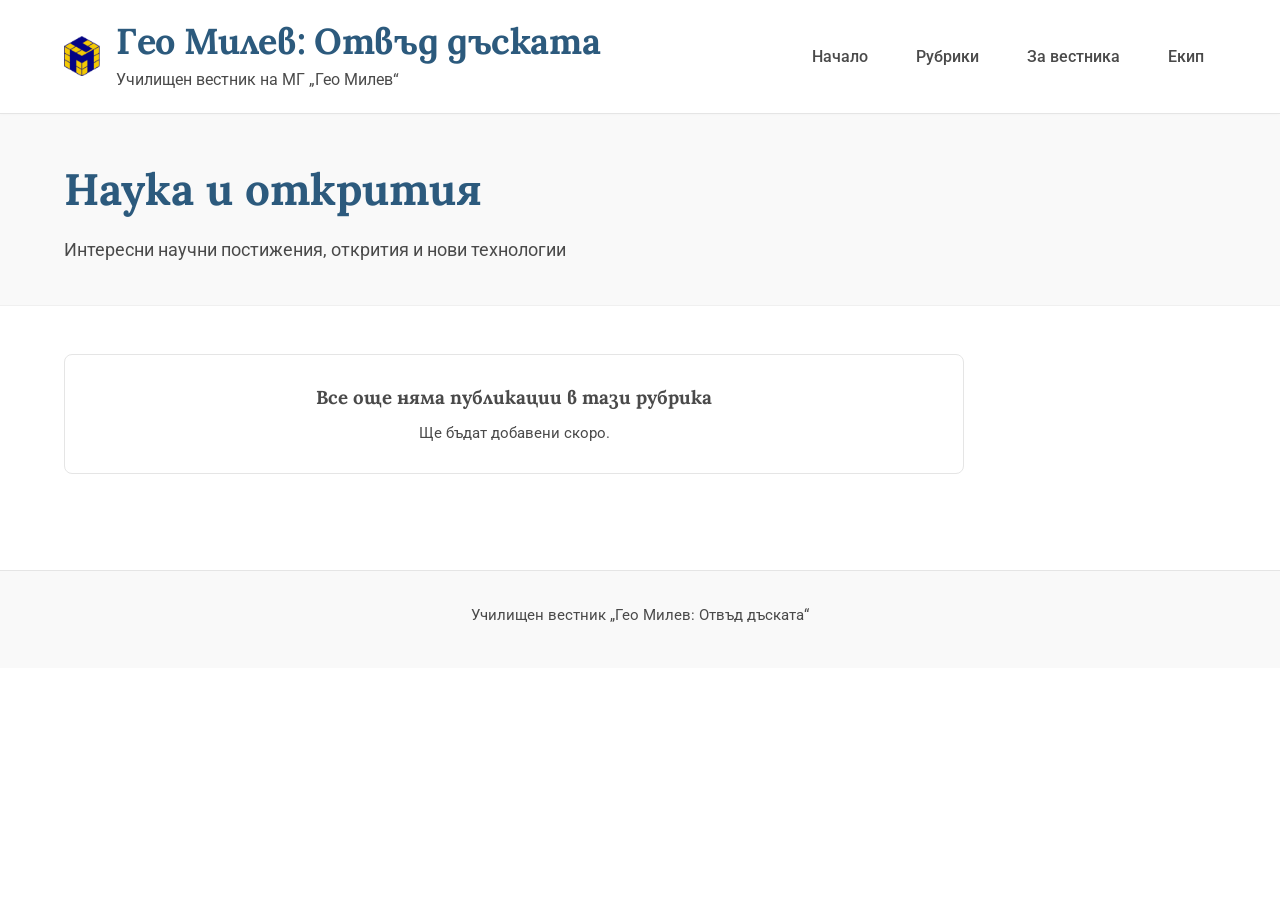
<file: categories/science.html>
<!DOCTYPE html>
<html lang="bg">
<head>
    <meta charset="UTF-8">
    <meta name="viewport" content="width=device-width, initial-scale=1.0">
    <title>Наука и открития - Гео Милев: Отвъд дъската</title>
    <link rel="stylesheet" href="../css/style.css">
    <link rel="icon" type="image/png" href="../assets/kubmg48.png">
    <link rel="preconnect" href="https://fonts.googleapis.com">
    <link rel="preconnect" href="https://fonts.gstatic.com" crossorigin>
    <link href="https://fonts.googleapis.com/css2?family=Roboto:wght@300;400;500;700&family=Lora:wght@400;500;600;700&display=swap" rel="stylesheet">
</head>
<body>
    <header class="header">
        <div class="container">
            <div class="logo-section">
                <div class="book-icon">
                    <img src="../assets/kubmg48.png" alt="Емблема на МГ „Гео Милев“">
                </div>
                <div class="title-group">
                    <h1 class="site-title">Гео Милев: Отвъд дъската</h1>
                    <p class="site-subtitle">Училищен вестник на МГ „Гео Милев“</p>
                </div>
            </div>
            <nav class="main-nav">
                <ul>
                    <li><a href="../index.html">Начало</a></li>
                    <li><a href="../categories.html">Рубрики</a></li>
                    <li><a href="../about/index.html">За вестника</a></li>
                    <li><a href="../team/index.html">Екип</a></li>
                </ul>
            </nav>
        </div>
    </header>

    <main>
        <section class="page-header">
            <div class="container">
                <h1>Наука и открития</h1>
                <p class="page-description">Интересни научни постижения, открития и нови технологии</p>
            </div>
        </section>

        <section class="content-section">
            <div class="container">
                <div class="article-list" id="category-posts">
                    <article class="article-item empty-state">
                        <h3>Все още няма публикации в тази рубрика</h3>
                        <p>Ще бъдат добавени скоро.</p>
                    </article>
                </div>
            </div>
        </section>
    </main>

    <footer class="footer">
        <div class="container">
            <p>Училищен вестник „Гео Милев: Отвъд дъската“</p>
        </div>
    </footer>

    <script src="../js/app.js"></script>
</body>
</html>
</file>
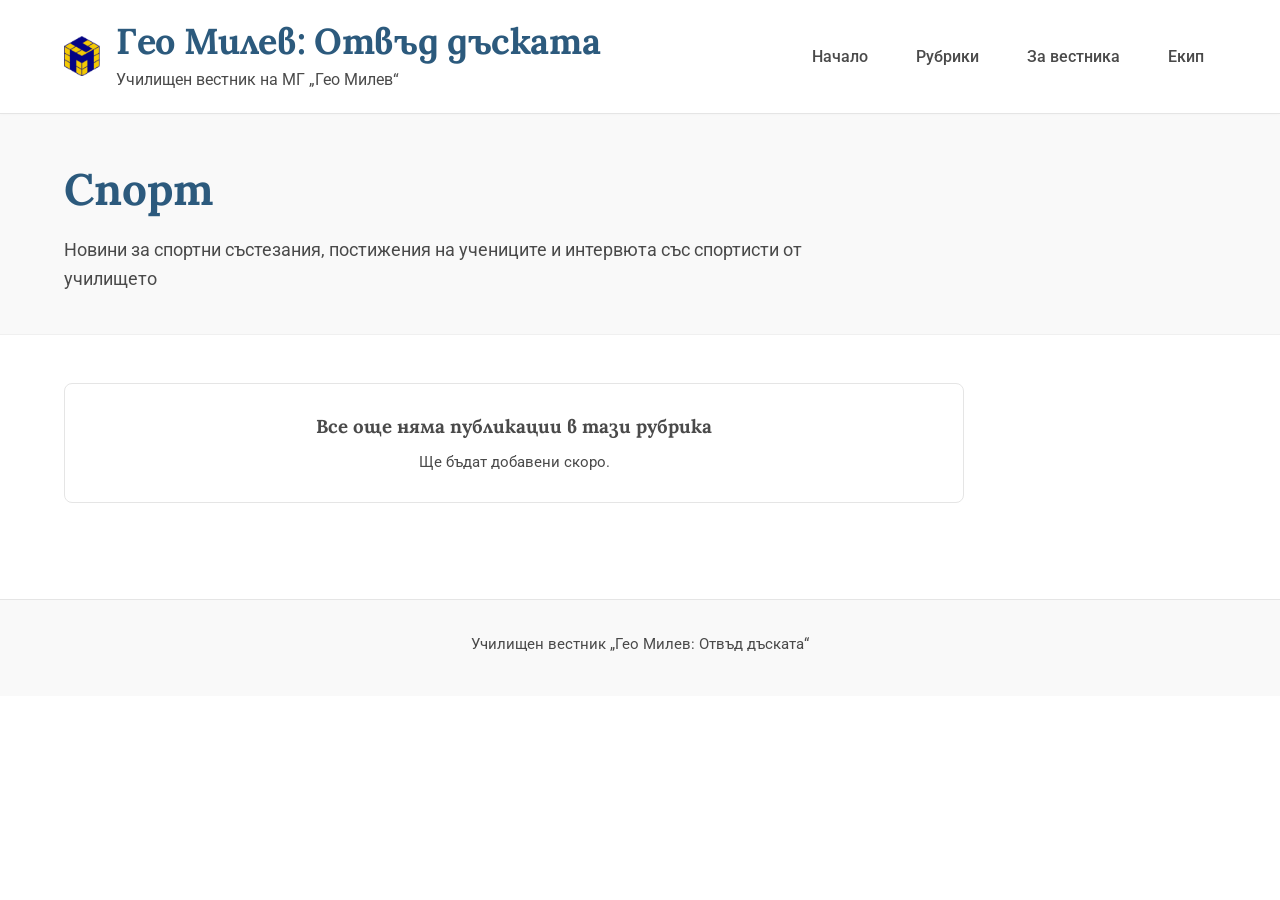
<file: categories/sport.html>
<!DOCTYPE html>
<html lang="bg">
<head>
    <meta charset="UTF-8">
    <meta name="viewport" content="width=device-width, initial-scale=1.0">
    <title>Спорт - Гео Милев: Отвъд дъската</title>
    <link rel="stylesheet" href="../css/style.css">
    <link rel="icon" type="image/png" href="../assets/kubmg48.png">
    <link rel="preconnect" href="https://fonts.googleapis.com">
    <link rel="preconnect" href="https://fonts.gstatic.com" crossorigin>
    <link href="https://fonts.googleapis.com/css2?family=Roboto:wght@300;400;500;700&family=Lora:wght@400;500;600;700&display=swap" rel="stylesheet">
</head>
<body>
    <header class="header">
        <div class="container">
            <div class="logo-section">
                <div class="book-icon">
                    <img src="../assets/kubmg48.png" alt="Емблема на МГ „Гео Милев“">
                </div>
                <div class="title-group">
                    <h1 class="site-title">Гео Милев: Отвъд дъската</h1>
                    <p class="site-subtitle">Училищен вестник на МГ „Гео Милев“</p>
                </div>
            </div>
            <nav class="main-nav">
                <ul>
                    <li><a href="../index.html">Начало</a></li>
                    <li><a href="../categories.html">Рубрики</a></li>
                    <li><a href="../about/index.html">За вестника</a></li>
                    <li><a href="../team/index.html">Екип</a></li>
                </ul>
            </nav>
        </div>
    </header>

    <main>
        <section class="page-header">
            <div class="container">
                <h1>Спорт</h1>
                <p class="page-description">Новини за спортни състезания, постижения на учениците и интервюта със спортисти от училището</p>
            </div>
        </section>

        <section class="content-section">
            <div class="container">
                <div class="article-list" id="category-posts">
                    <article class="article-item empty-state">
                        <h3>Все още няма публикации в тази рубрика</h3>
                        <p>Ще бъдат добавени скоро.</p>
                    </article>
                </div>
            </div>
        </section>
    </main>

    <footer class="footer">
        <div class="container">
            <p>Училищен вестник „Гео Милев: Отвъд дъската“</p>
        </div>
    </footer>

    <script src="../js/app.js"></script>
</body>
</html>
</file>
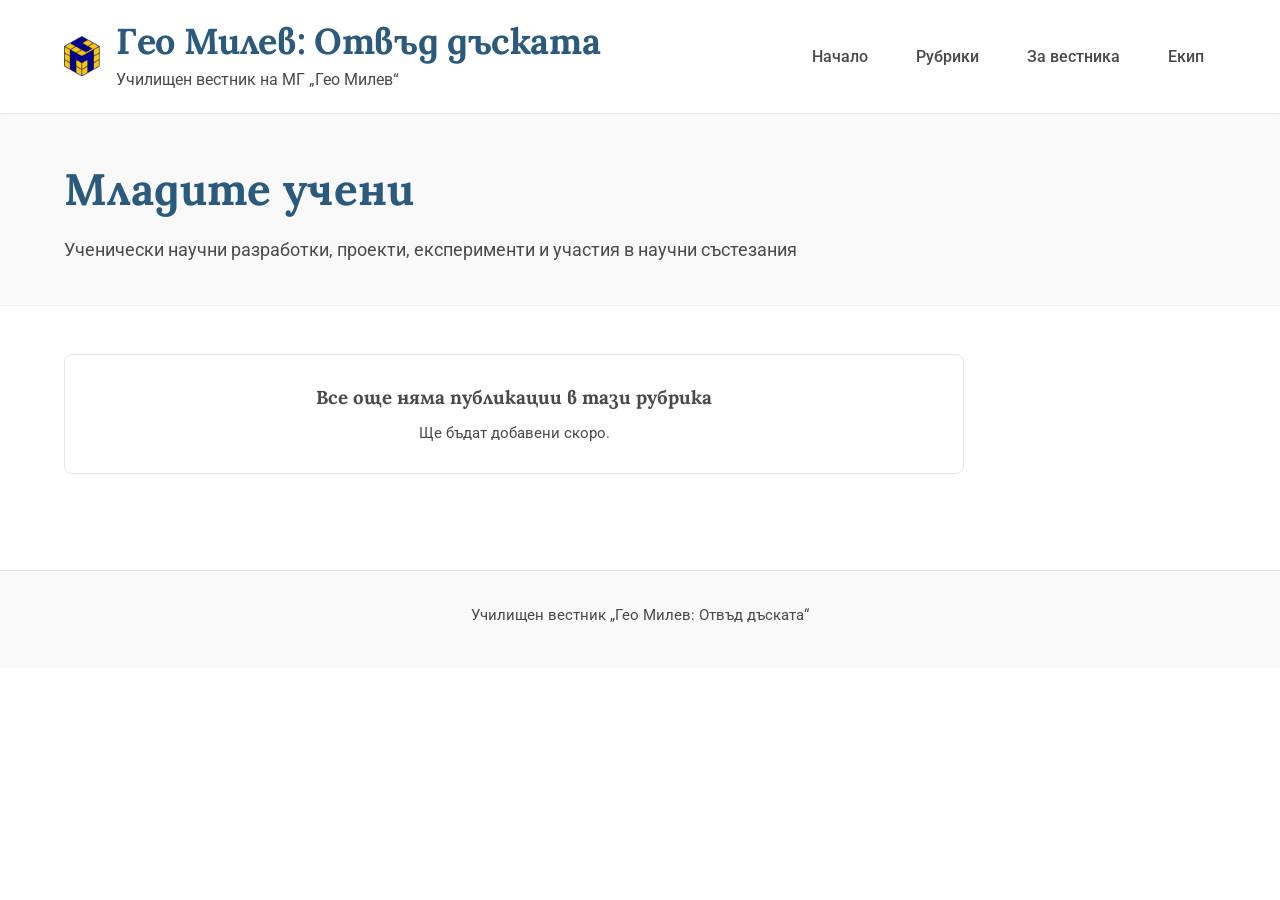
<file: categories/young-scientists.html>
<!DOCTYPE html>
<html lang="bg">
<head>
    <meta charset="UTF-8">
    <meta name="viewport" content="width=device-width, initial-scale=1.0">
    <title>Младите учени - Гео Милев: Отвъд дъската</title>
    <link rel="stylesheet" href="../css/style.css">
    <link rel="icon" type="image/png" href="../assets/kubmg48.png">
    <link rel="preconnect" href="https://fonts.googleapis.com">
    <link rel="preconnect" href="https://fonts.gstatic.com" crossorigin>
    <link href="https://fonts.googleapis.com/css2?family=Roboto:wght@300;400;500;700&family=Lora:wght@400;500;600;700&display=swap" rel="stylesheet">
</head>
<body>
    <header class="header">
        <div class="container">
            <div class="logo-section">
                <div class="book-icon">
                    <img src="../assets/kubmg48.png" alt="Емблема на МГ „Гео Милев“">
                </div>
                <div class="title-group">
                    <h1 class="site-title">Гео Милев: Отвъд дъската</h1>
                    <p class="site-subtitle">Училищен вестник на МГ „Гео Милев“</p>
                </div>
            </div>
            <nav class="main-nav">
                <ul>
                    <li><a href="../index.html">Начало</a></li>
                    <li><a href="../categories.html">Рубрики</a></li>
                    <li><a href="../about/index.html">За вестника</a></li>
                    <li><a href="../team/index.html">Екип</a></li>
                </ul>
            </nav>
        </div>
    </header>

    <main>
        <section class="page-header">
            <div class="container">
                <h1>Младите учени</h1>
                <p class="page-description">Ученически научни разработки, проекти, експерименти и участия в научни състезания</p>
            </div>
        </section>

        <section class="content-section">
            <div class="container">
                <div class="article-list" id="category-posts">
                    <article class="article-item empty-state">
                        <h3>Все още няма публикации в тази рубрика</h3>
                        <p>Ще бъдат добавени скоро.</p>
                    </article>
                </div>
            </div>
        </section>
    </main>

    <footer class="footer">
        <div class="container">
            <p>Училищен вестник „Гео Милев: Отвъд дъската“</p>
        </div>
    </footer>

    <script src="../js/app.js"></script>
</body>
</html>
</file>
<file: css/style.css>
:root {
    --primary-color: #2C5A7D;
    --primary-dark: #1A3D5C;
    --accent-color: #4A7C59;
    --text-primary: #1a1a1a;
    --text-secondary: #4a4a4a;
    --background: #ffffff;
    --background-alt: #f9f9f9;
    --border-color: #e5e5e5;
    --border-light: #f0f0f0;
}

* {
    margin: 0;
    padding: 0;
    box-sizing: border-box;
}

body {
    font-family: 'Roboto', -apple-system, BlinkMacSystemFont, 'Segoe UI', sans-serif;
    line-height: 1.6;
    color: var(--text-primary);
    background-color: var(--background);
}

.container {
    max-width: 1200px;
    margin: 0 auto;
    padding: 0 1.5rem;
}

/* Header */
.header {
    background-color: var(--background);
    border-bottom: 1px solid var(--border-color);
    box-shadow: 0 1px 3px rgba(0, 0, 0, 0.02);
    position: sticky;
    top: 0;
    z-index: 100;
}

.header .container {
    display: flex;
    justify-content: space-between;
    align-items: center;
    padding: 1.25rem 1.5rem;
    flex-wrap: wrap;
    gap: 1rem;
}

.logo-section {
    display: flex;
    align-items: center;
    gap: 1rem;
}

.book-icon {
    display: flex;
    align-items: center;
    justify-content: center;
    flex-shrink: 0;
}

.book-icon img {
    display: block;
    width: 36px;
    height: 40px;
    object-fit: contain;
}

.title-group {
    display: flex;
    flex-direction: column;
}

.site-title {
    font-family: 'Lora', Georgia, serif;
    font-size: clamp(1.5rem, 4vw, 2.25rem);
    font-weight: 700;
    color: var(--primary-color);
    line-height: 1.2;
    letter-spacing: -0.01em;
}

.site-subtitle {
    font-size: clamp(0.875rem, 2vw, 1rem);
    color: var(--text-secondary);
    margin-top: 0.25rem;
}

/* Navigation */
.main-nav ul {
    display: flex;
    list-style: none;
    gap: clamp(0.5rem, 2vw, 1.5rem);
    flex-wrap: wrap;
}

.main-nav a {
    text-decoration: none;
    color: var(--text-secondary);
    font-weight: 500;
    padding: 0.5rem 0.75rem;
    border-radius: 4px;
    transition: all 0.2s ease;
    font-size: clamp(0.875rem, 2vw, 1rem);
}

.main-nav a:hover {
    color: var(--primary-color);
    background-color: var(--background-alt);
}

.main-nav a.active {
    color: var(--primary-color);
    background-color: var(--background-alt);
    font-weight: 600;
}

/* Hero Section */
.hero {
    background-color: var(--background-alt);
    padding: clamp(2rem, 5vw, 4rem) 0;
    border-bottom: 1px solid var(--border-light);
}

.hero-content {
    max-width: 800px;
    margin: 0 auto;
    text-align: center;
}

.hero h2 {
    font-family: 'Lora', Georgia, serif;
    font-size: clamp(1.75rem, 4vw, 2.5rem);
    color: var(--primary-color);
    margin-bottom: 1.5rem;
    line-height: 1.25;
}

.hero p {
    font-size: clamp(1rem, 2vw, 1.125rem);
    color: var(--text-secondary);
    line-height: 1.8;
}

/* Sections */
.latest-posts,
.categories-preview {
    padding: clamp(2rem, 5vw, 3.5rem) 0;
}

.section-title {
    font-family: 'Lora', Georgia, serif;
    font-size: clamp(1.5rem, 3vw, 2rem);
    color: var(--primary-color);
    margin-bottom: clamp(1.5rem, 3vw, 2.5rem);
    padding-bottom: 0.75rem;
    border-bottom: 2px solid var(--border-color);
}

/* Posts Grid */
.posts-grid {
    display: grid;
    gap: 1.5rem;
}

.empty-state {
    background-color: var(--background-alt);
    padding: 2rem;
    text-align: center;
    border-radius: 8px;
    border: 1px dashed var(--border-color);
}

.empty-state h3 {
    color: var(--text-secondary);
    margin-bottom: 0.5rem;
    font-family: 'Lora', serif;
}

.empty-state p {
    color: var(--text-secondary);
    font-size: 0.95rem;
}

/* Categories Grid */
.categories-grid {
    display: grid;
    grid-template-columns: repeat(auto-fill, minmax(min(280px, 100%), 1fr));
    gap: clamp(1rem, 2vw, 1.5rem);
}

.category-card {
    display: block;
    text-decoration: none;
    background-color: var(--background);
    border: 1px solid var(--border-color);
    padding: clamp(1.25rem, 3vw, 1.75rem);
    border-radius: 8px;
    transition: all 0.2s ease;
    box-shadow: 0 1px 2px rgba(0, 0, 0, 0.03);
}

.category-card:hover {
    border-color: var(--primary-color);
    transform: translateY(-2px);
    box-shadow: 0 4px 12px rgba(44, 90, 125, 0.08);
}

.category-card h3 {
    font-family: 'Lora', Georgia, serif;
    font-size: clamp(1.125rem, 2vw, 1.375rem);
    color: var(--primary-color);
    margin-bottom: 0.75rem;
}

.category-card p {
    color: var(--text-secondary);
    font-size: clamp(0.95rem, 2vw, 1rem);
    line-height: 1.6;
}

/* Footer */
.footer {
    background-color: var(--background-alt);
    border-top: 1px solid var(--border-color);
    padding: 2rem 0;
    margin-top: 3rem;
    text-align: center;
}

.footer p {
    color: var(--text-secondary);
    font-size: 0.95rem;
    margin-bottom: 0.5rem;
}

/* Category Pages */
.page-header {
    background-color: var(--background-alt);
    padding: clamp(1.75rem, 4vw, 2.5rem) 0;
    border-bottom: 1px solid var(--border-light);
}

.page-header h1 {
    font-family: 'Lora', Georgia, serif;
    font-size: clamp(2rem, 4vw, 2.75rem);
    color: var(--primary-color);
    margin-bottom: 0.75rem;
}

.page-description {
    font-size: clamp(1rem, 2vw, 1.125rem);
    color: var(--text-secondary);
    max-width: 800px;
}

.content-section {
    padding: clamp(2rem, 5vw, 3rem) 0;
}

.article-list {
    display: flex;
    flex-direction: column;
    gap: 1.5rem;
    max-width: 900px;
}

.article-item {
    background-color: var(--background);
    border: 1px solid var(--border-color);
    padding: clamp(1.25rem, 3vw, 1.75rem);
    border-radius: 8px;
    transition: all 0.2s ease;
}

.article-item:hover {
    border-color: var(--primary-color);
    box-shadow: 0 2px 8px rgba(44, 90, 125, 0.06);
}

.article-item h2 {
    font-family: 'Lora', serif;
    font-size: clamp(1.25rem, 3vw, 1.5rem);
    margin-bottom: 0.75rem;
}

.article-item h2 a {
    color: var(--primary-color);
    text-decoration: none;
}

.article-item h2 a:hover {
    text-decoration: underline;
}

.article-meta {
    color: var(--text-secondary);
    font-size: 0.95rem;
    margin-bottom: 1rem;
}

.article-excerpt {
    color: var(--text-primary);
    line-height: 1.7;
    margin-bottom: 1rem;
}

.read-more {
    color: var(--primary-color);
    text-decoration: none;
    font-weight: 500;
    font-size: 0.95rem;
}

.read-more:hover {
    text-decoration: underline;
}

/* Article Page */
.article {
    max-width: 800px;
    margin: 0 auto;
    padding: clamp(2rem, 5vw, 3rem) 1.5rem;
}

.article-header {
    margin-bottom: clamp(2rem, 4vw, 3rem);
    padding-bottom: 2rem;
    border-bottom: 1px solid var(--border-color);
}

.article-header h1 {
    font-family: 'Lora', serif;
    font-size: clamp(1.75rem, 4vw, 2.75rem);
    color: var(--primary-color);
    line-height: 1.25;
    margin-bottom: 1rem;
}

.article-content {
    font-size: clamp(1rem, 2vw, 1.0625rem);
    line-height: 1.85;
    color: var(--text-primary);
}

.article-content p {
    margin-bottom: 1.5rem;
}

.article-content h2,
.article-content h3 {
    font-family: 'Lora', serif;
    color: var(--primary-color);
    margin-top: 2rem;
    margin-bottom: 1rem;
    line-height: 1.3;
}

.article-content h2 {
    font-size: clamp(1.375rem, 3vw, 1.75rem);
}

.article-content h3 {
    font-size: clamp(1.25rem, 2.5vw, 1.5rem);
}

.article-content ul,
.article-content ol {
    margin-bottom: 1.5rem;
    padding-left: 2rem;
}

.article-content li {
    margin-bottom: 0.75rem;
    line-height: 1.7;
}

.breadcrumb {
    margin-bottom: 1.5rem;
    font-size: 0.95rem;
}

.breadcrumb a {
    color: var(--primary-color);
    text-decoration: none;
}

.breadcrumb a:hover {
    text-decoration: underline;
}

.breadcrumb span {
    color: var(--text-secondary);
}

/* Static pages */
.static-content {
    max-width: 800px;
    padding: clamp(2rem, 5vw, 3rem) 1.5rem;
    margin: 0 auto;
}

.static-content h2 {
    font-family: 'Lora', serif;
    font-size: clamp(1.375rem, 3vw, 1.75rem);
    color: var(--primary-color);
    margin-top: 2rem;
    margin-bottom: 1rem;
}

.static-content h3 {
    font-family: 'Lora', serif;
    font-size: clamp(1.25rem, 2.5vw, 1.5rem);
    color: var(--primary-color);
    margin-top: 1.75rem;
    margin-bottom: 0.75rem;
}

.static-content p {
    margin-bottom: 1.25rem;
    line-height: 1.8;
}

.static-content ul {
    margin-bottom: 1.5rem;
    padding-left: 2rem;
}.static-content li {
    margin-bottom: 0.75rem;
    line-height: 1.7;
}

/* Team */
.team-grid {
    display: grid;
    grid-template-columns: repeat(auto-fill, minmax(min(250px, 100%), 1fr));
    gap: clamp(1.25rem, 3vw, 1.75rem);
    margin: 2rem 0;
}

.team-member {
    background-color: var(--background);
    border: 1px solid var(--border-color);
    padding: clamp(1.25rem, 3vw, 1.75rem);
    border-radius: 8px;
    text-align: center;
    box-shadow: 0 1px 2px rgba(0, 0, 0, 0.03);
}

.team-member-photo {
    width: 120px;
    height: 120px;
    margin: 0 auto 1rem;
    border-radius: 50%;
    background-color: var(--background-alt);
    border: 2px solid var(--border-color);
    overflow: hidden;
    display: flex;
    align-items: center;
    justify-content: center;
}

.team-member-photo img {
    width: 100%;
    height: 100%;
    object-fit: cover;
}

.team-member h3 {
    font-family: 'Lora', serif;
    font-size: clamp(1.125rem, 2.5vw, 1.25rem);
    color: var(--primary-color);
    margin-bottom: 0.5rem;
}

.team-member-role {
    color: var(--text-secondary);
    font-weight: 500;
    font-size: 0.95rem;
    margin-bottom: 0.75rem;
}

.team-member-description {
    color: var(--text-primary);
    font-size: 0.95rem;
    line-height: 1.6;
}

/* Responsive */
@media (max-width: 768px) {
    .header .container {
        flex-direction: column;
        align-items: flex-start;
    }
    
    .main-nav ul {
        width: 100%;
        justify-content: flex-start;
    }
}

/* Post Cards (Homepage) */
.post-card {
    background-color: var(--background);
    border: 1px solid var(--border-color);
    padding: clamp(1.25rem, 3vw, 1.75rem);
    border-radius: 8px;
    transition: all 0.2s ease;
    box-shadow: 0 1px 2px rgba(0, 0, 0, 0.03);
}

.post-card:hover {
    border-color: var(--primary-color);
    box-shadow: 0 2px 8px rgba(44, 90, 125, 0.06);
    transform: translateY(-1px);
}

.post-card-category {
    display: inline-block;
    background-color: var(--background-alt);
    color: var(--primary-color);
    font-size: 0.875rem;
    font-weight: 500;
    padding: 0.25rem 0.75rem;
    border-radius: 4px;
    margin-bottom: 0.75rem;
}

.post-card-title {
    font-family: 'Lora', serif;
    font-size: clamp(1.125rem, 2.5vw, 1.375rem);
    margin-bottom: 0.75rem;
    line-height: 1.3;
}

.post-card-title a {
    color: var(--primary-color);
    text-decoration: none;
}

.post-card-title a:hover {
    text-decoration: underline;
}

.post-card-meta {
    color: var(--text-secondary);
    font-size: 0.95rem;
    margin-bottom: 0.75rem;
}

.post-card-excerpt {
    color: var(--text-primary);
    line-height: 1.7;
    margin-bottom: 1rem;
}

/* Editorial images */
.article-hero-image,
.post-card-image,
.article-item-image {
    margin: 0 0 1.25rem;
}

.article-hero-image img,
.post-card-image img,
.article-item-image img {
    display: block;
    width: 100%;
    max-height: 520px;
    object-fit: cover;
    background: var(--background-alt);
}

.article-hero-image figcaption,
.post-card-image figcaption,
.article-item-image figcaption {
    margin-top: 0.5rem;
    color: var(--text-secondary);
    font-size: 0.875rem;
}

.article-hero-image {
    margin-bottom: 2rem;
}

.article-hero-image img {
    max-height: 560px;
}

/* Admin editor */
.admin-main {
    padding-top: 2rem;
    padding-bottom: 3rem;
}

.admin-auth,
.admin-section {
    max-width: 900px;
    margin: 0 auto 2rem;
    padding: clamp(1.25rem, 3vw, 2rem);
    border: 1px solid var(--border-color);
    background: var(--background);
}

.admin-auth {
    max-width: 520px;
    margin-top: clamp(2rem, 8vh, 5rem);
}

.admin-heading,
.admin-section-heading,
.admin-list-heading {
    display: flex;
    justify-content: space-between;
    align-items: center;
    gap: 1rem;
}

.admin-heading {
    padding: 1.5rem 0;
    border-bottom: 1px solid var(--border-color);
    margin-bottom: 1.5rem;
}

.admin-heading h2,
.admin-auth h2,
.admin-section h2 {
    font-family: 'Lora', Georgia, serif;
    color: var(--primary-color);
    font-size: 1.75rem;
    line-height: 1.25;
}

.eyebrow {
    margin-bottom: 0.35rem;
    color: var(--accent-color);
    font-size: 0.75rem;
    font-weight: 700;
    text-transform: uppercase;
}

.admin-actions,
.form-actions,
.item-actions {
    display: flex;
    flex-wrap: wrap;
    align-items: center;
    gap: 0.5rem;
}

.button,
.small-button,
.text-button {
    border: 1px solid var(--border-color);
    border-radius: 4px;
    font: inherit;
    font-weight: 600;
    cursor: pointer;
}

.button {
    min-height: 42px;
    padding: 0.6rem 0.9rem;
}

.button-primary {
    border-color: var(--primary-color);
    color: white;
    background: var(--primary-color);
}

.button-primary:hover {
    background: var(--primary-dark);
}

.button-secondary,
.small-button {
    color: var(--primary-color);
    background: white;
}

.button-secondary:hover,
.small-button:hover {
    background: var(--background-alt);
}

.text-button {
    padding: 0.45rem 0.7rem;
    color: var(--text-secondary);
    background: transparent;
}

.admin-form {
    display: grid;
    gap: 0.65rem;
    margin-top: 1.5rem;
}

.admin-form label {
    color: var(--text-primary);
    font-weight: 600;
}

.admin-form input:not([type="checkbox"]):not([type="file"]),
.admin-form textarea,
.admin-form select {
    width: 100%;
    min-height: 42px;
    padding: 0.65rem 0.75rem;
    border: 1px solid #c9cfd3;
    border-radius: 3px;
    color: var(--text-primary);
    background: white;
    font: inherit;
}

.admin-form textarea {
    resize: vertical;
}

.admin-form input:focus,
.admin-form textarea:focus,
.admin-form select:focus {
    outline: 2px solid rgba(44, 90, 125, 0.25);
    border-color: var(--primary-color);
}

.form-row {
    display: grid;
    grid-template-columns: repeat(3, minmax(0, 1fr));
    gap: 1rem;
}

.form-row > div {
    display: grid;
    gap: 0.55rem;
}

.image-fields {
    align-items: end;
}

.image-fields small,
.admin-form small,
.form-note {
    color: var(--text-secondary);
    font-size: 0.9rem;
}

.check-row {
    display: flex;
    align-items: center;
    gap: 0.5rem;
    font-weight: 400 !important;
}

.image-preview img {
    display: block;
    width: min(100%, 420px);
    max-height: 260px;
    object-fit: cover;
}

.form-message {
    min-height: 1.4em;
    color: var(--accent-color);
    font-size: 0.9rem;
}

.security-note {
    margin-top: 1.5rem;
    border-top: 1px solid var(--border-light);
    padding-top: 1rem;
}

.admin-list-heading {
    margin-top: 2rem;
    padding: 0.75rem 0;
    border-bottom: 1px solid var(--border-color);
}

.admin-list-heading h3,
.admin-list-item h4 {
    font-family: 'Lora', Georgia, serif;
    color: var(--primary-color);
}

.count-label {
    color: var(--text-secondary);
    font-size: 0.9rem;
}

.admin-list-item {
    display: flex;
    justify-content: space-between;
    align-items: center;
    gap: 1rem;
    padding: 1rem 0;
    border-bottom: 1px solid var(--border-light);
}

.admin-list-item p {
    margin-top: 0.25rem;
    color: var(--text-secondary);
    font-size: 0.9rem;
}

.small-button {
    min-height: 34px;
    padding: 0.35rem 0.6rem;
}

.danger-button {
    color: #9d3028;
}

.file-button {
    display: inline-flex;
    align-items: center;
    cursor: pointer;
}

.github-publish {
    max-width: 900px;
    display: grid;
    gap: 0.55rem;
    margin: 1rem auto;
}

.github-publish label {
    color: var(--text-primary);
    font-weight: 600;
}

.github-publish input {
    width: 100%;
    min-height: 42px;
    padding: 0.65rem 0.75rem;
    border: 1px solid #c9cfd3;
    border-radius: 3px;
    color: var(--text-primary);
    background: white;
    font: inherit;
}

.github-publish input:focus {
    outline: 2px solid rgba(44, 90, 125, 0.25);
    border-color: var(--primary-color);
}

.github-publish .form-note {
    margin: 0;
}

@media (max-width: 720px) {
    .admin-heading,
    .admin-section-heading {
        align-items: flex-start;
        flex-direction: column;
    }

    .form-row {
        grid-template-columns: 1fr;
    }

    .admin-list-item {
        align-items: flex-start;
        flex-direction: column;
    }
}
</file>
